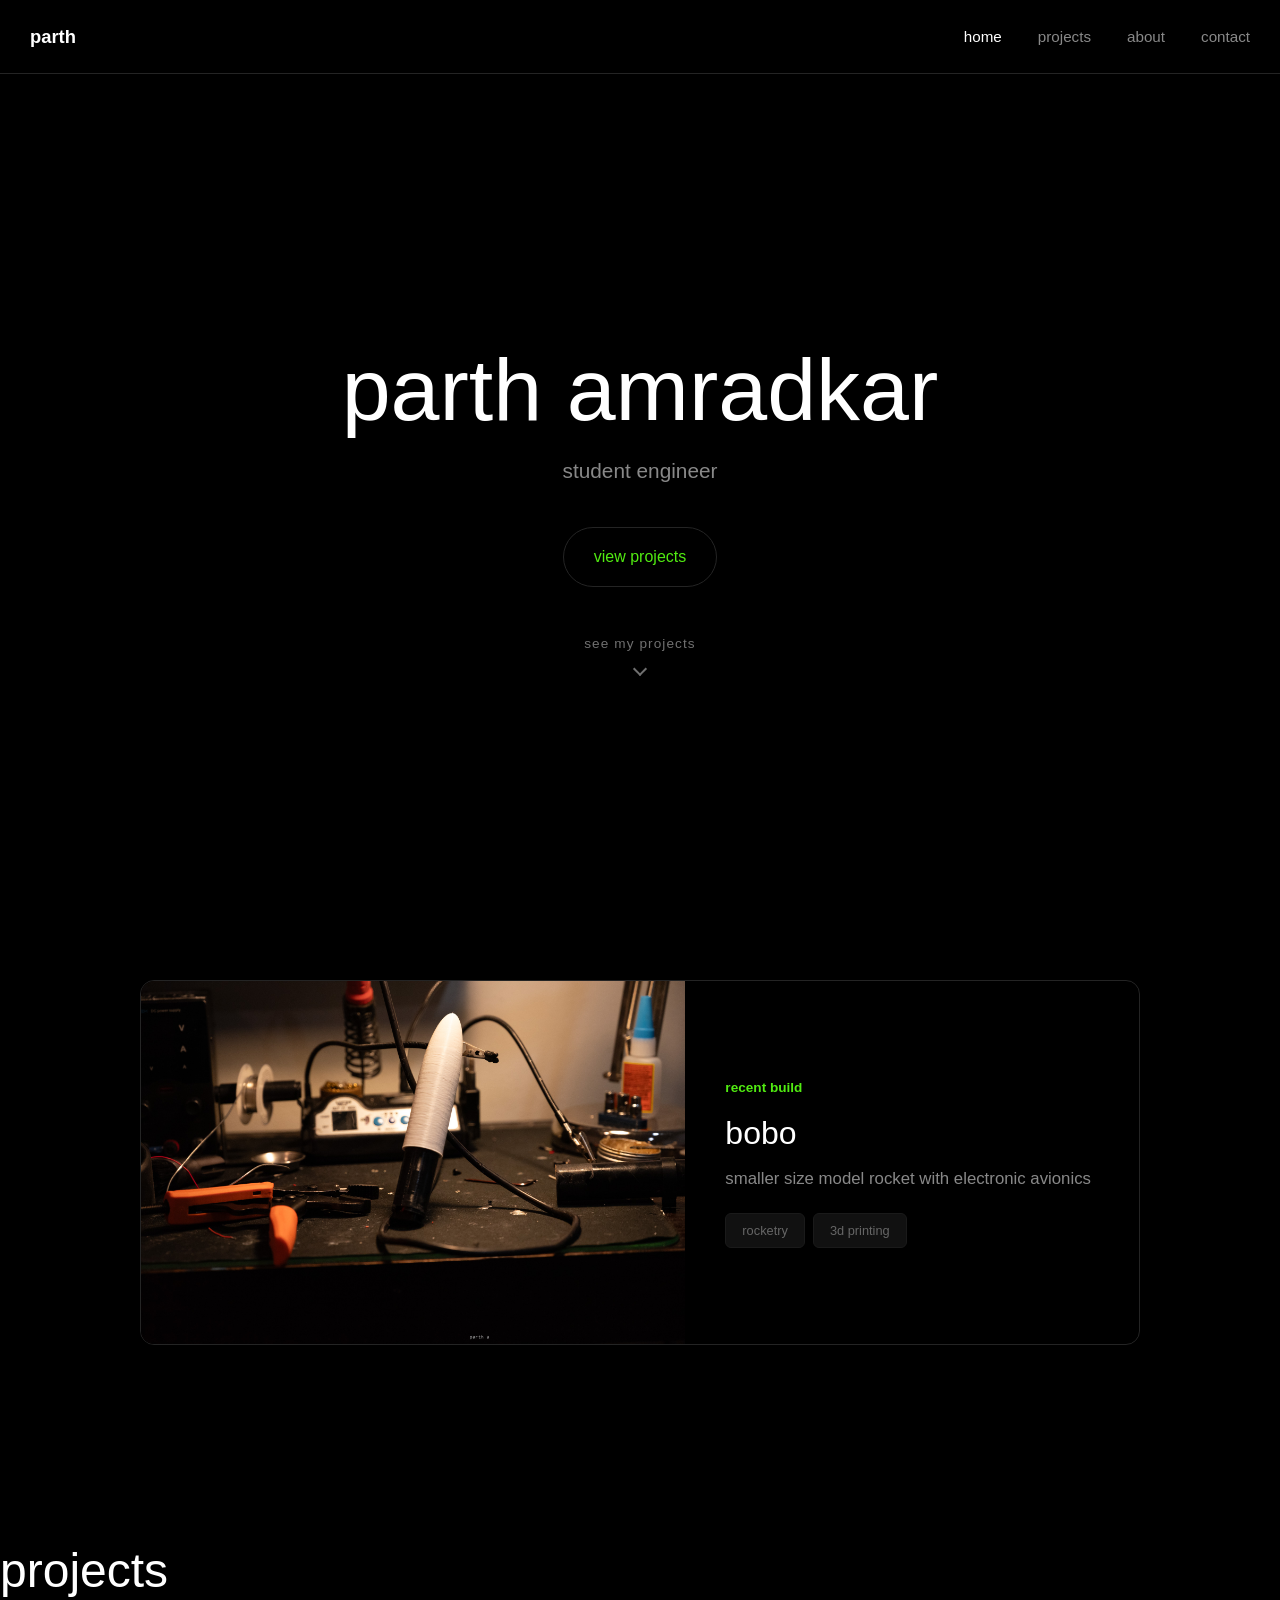
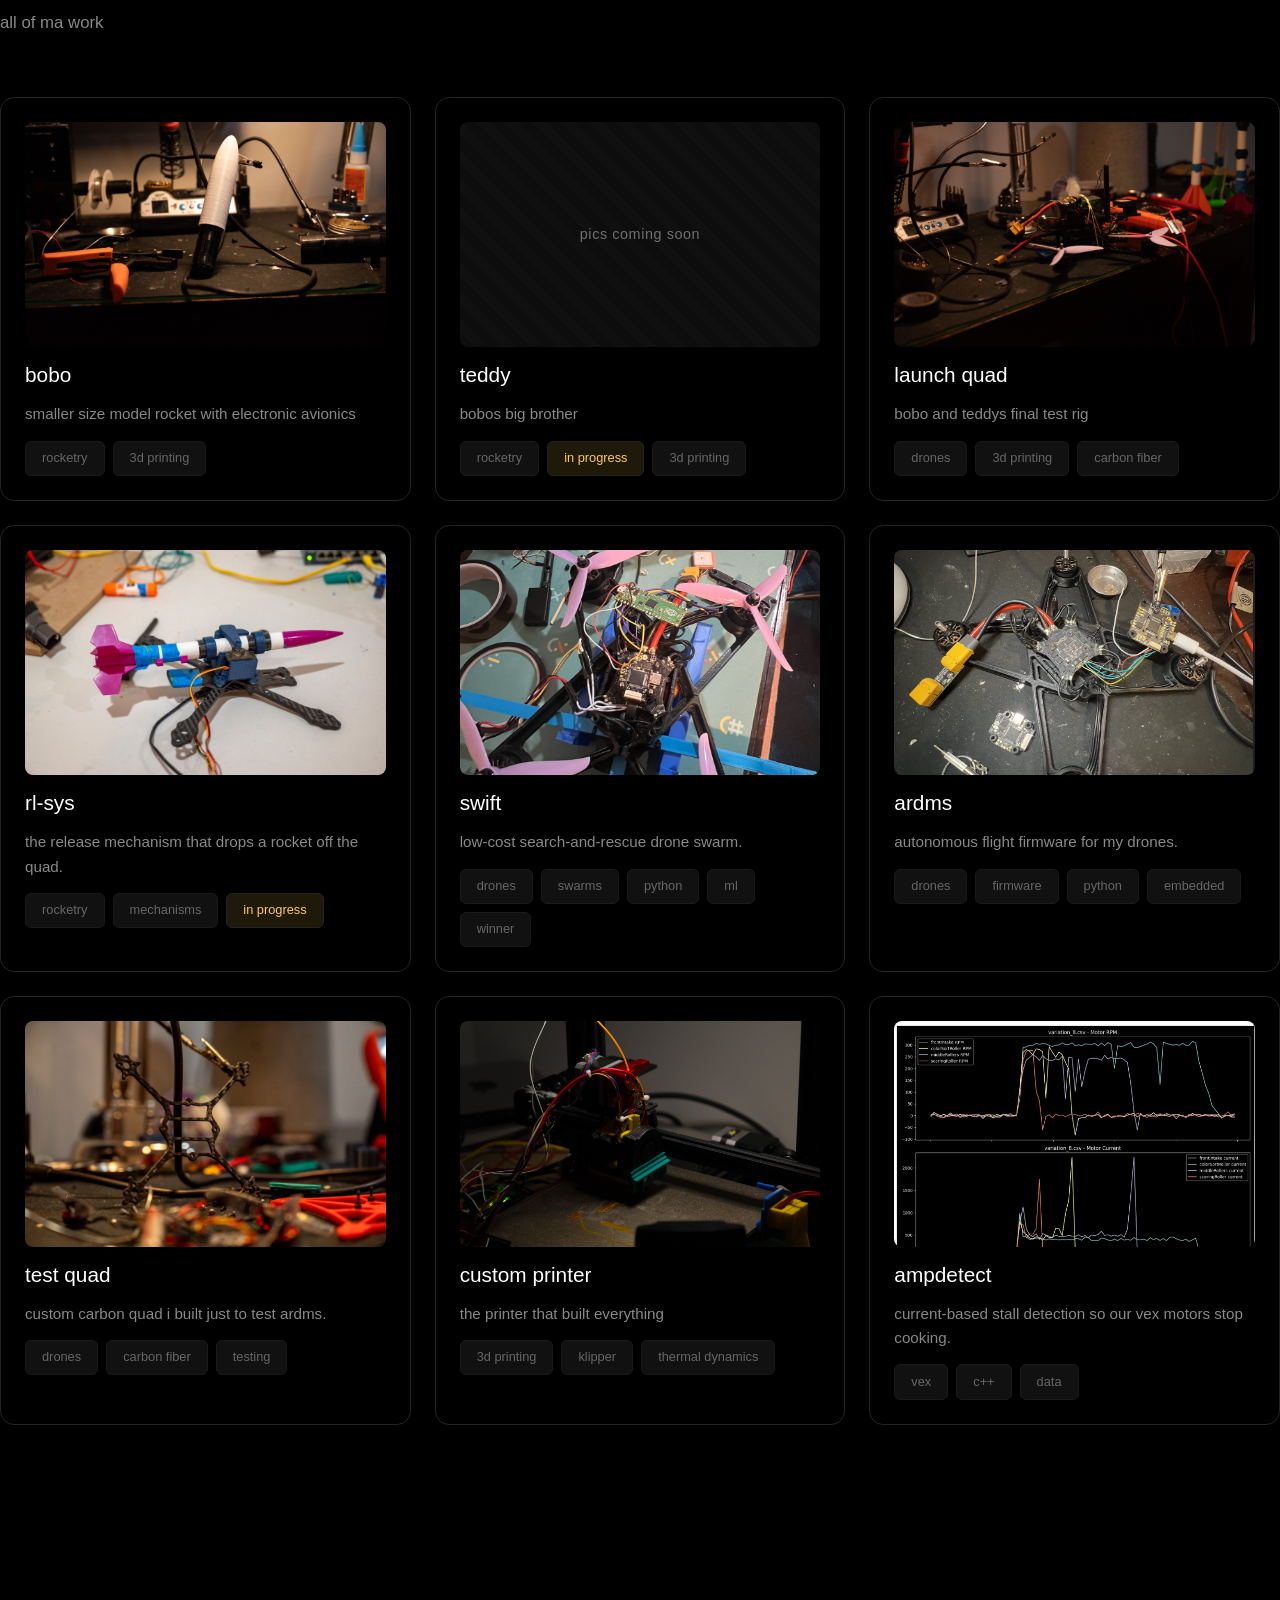
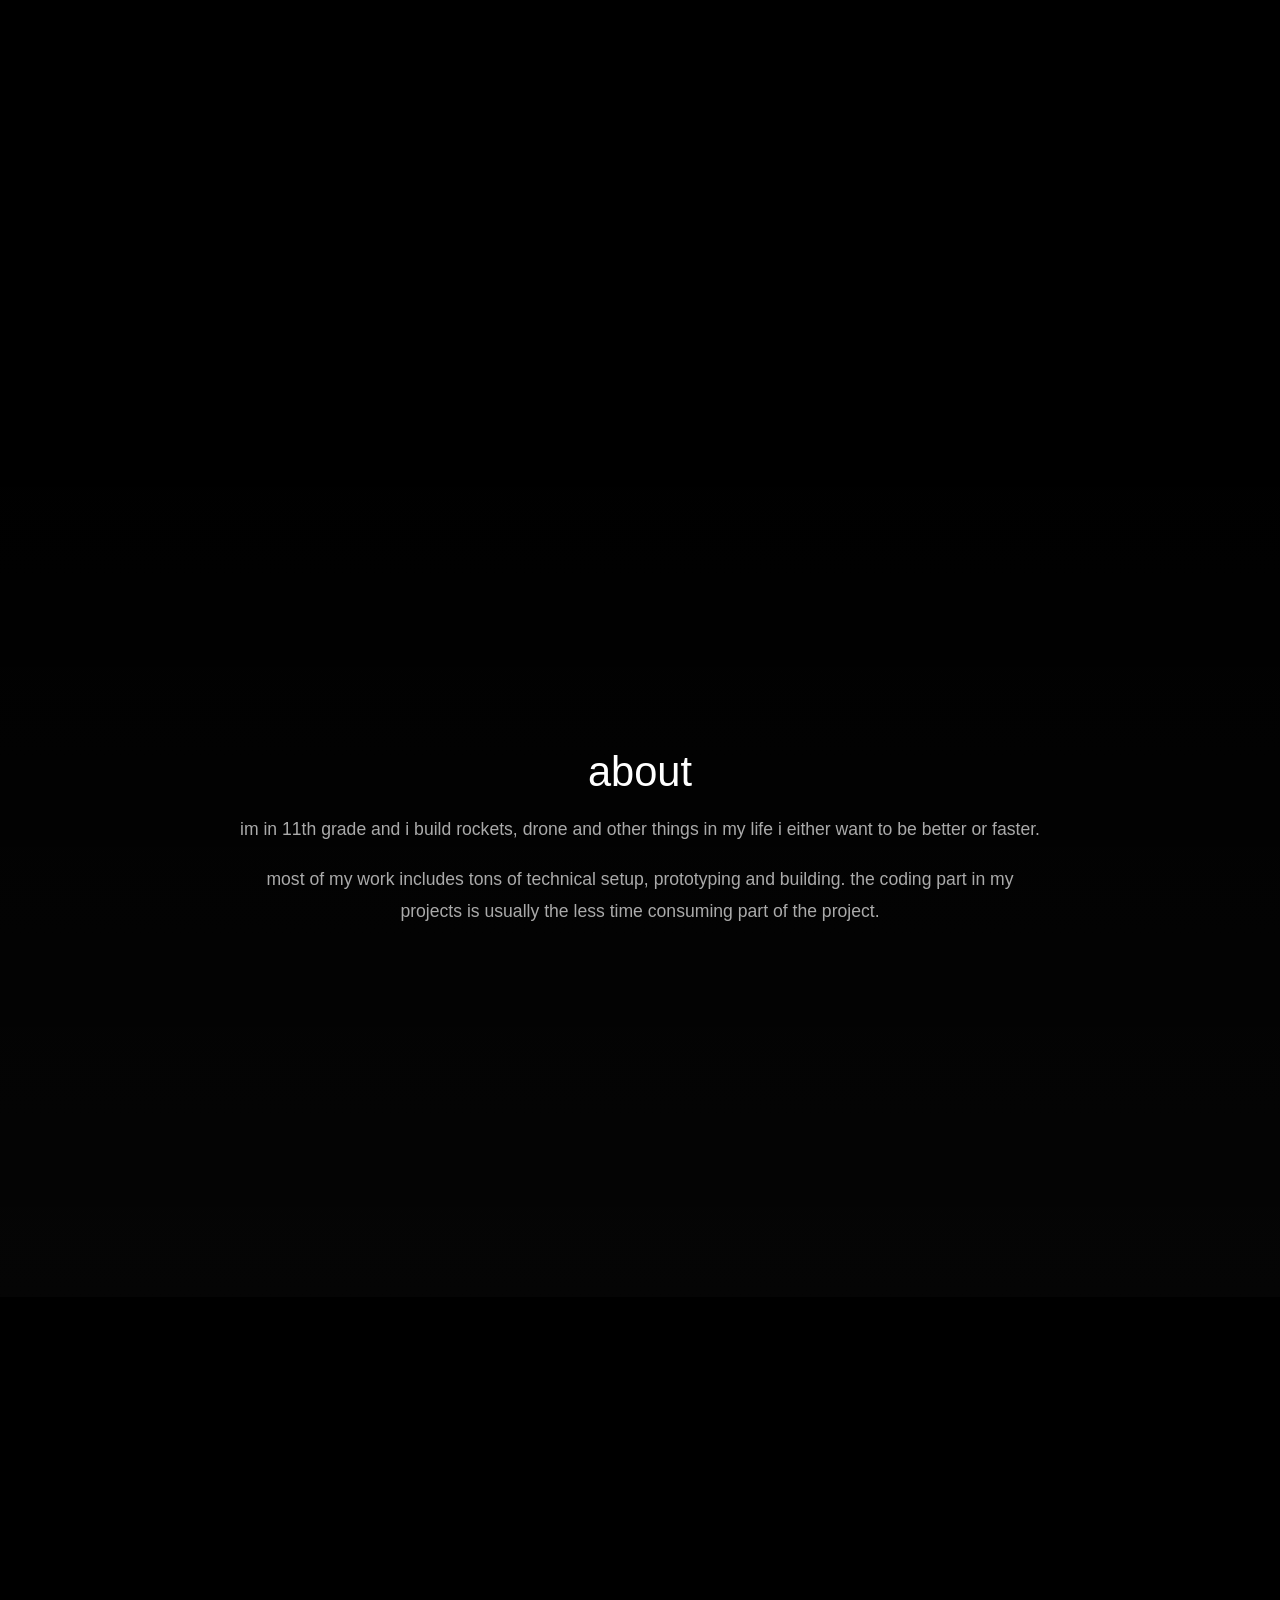
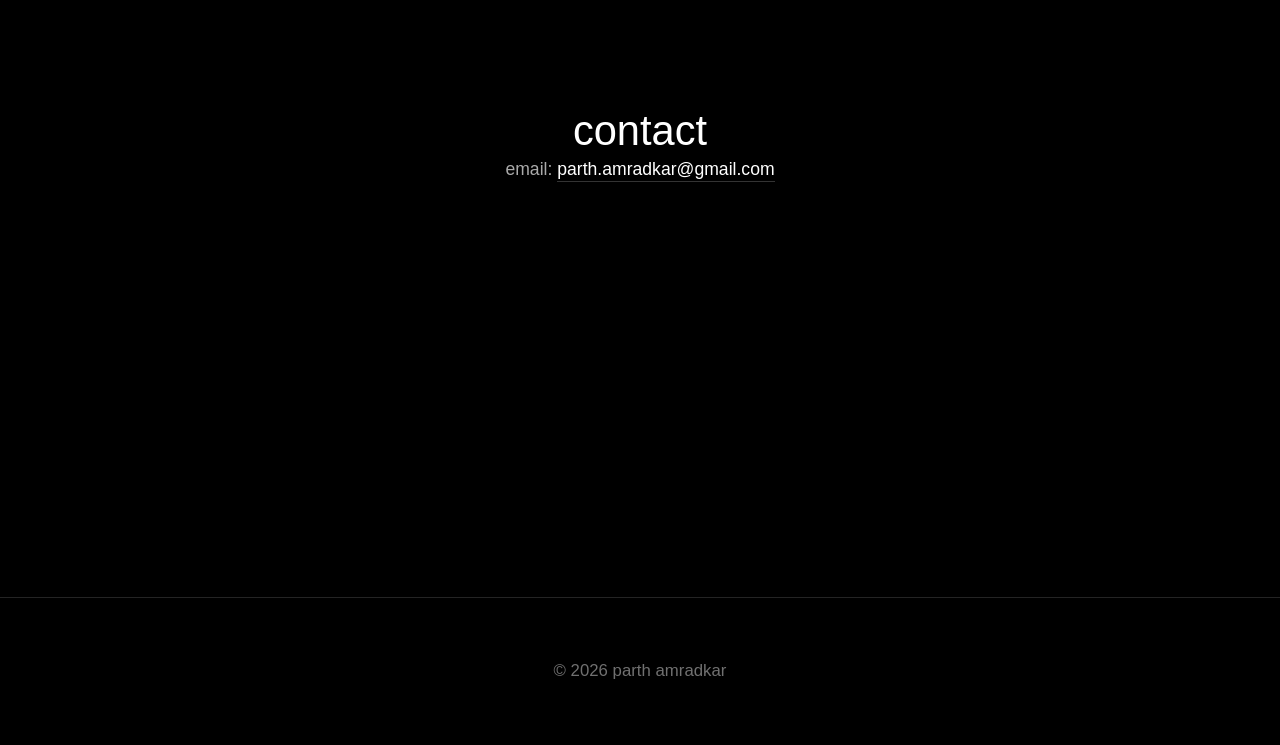
<file: index.html>
<!DOCTYPE html>
<html lang="en">

<head>

    <meta charset="UTF-8">

    <meta name="viewport"
          content="width=device-width, initial-scale=1.0">

    <title>Parth Amradkar</title>

    <link rel="icon"
          href="assets/pfp.png">

    <link rel="stylesheet"
          href="css/style.css">

    <link rel="stylesheet"
          href="css/home.css">

    <link rel="stylesheet"
          href="css/animations.css">

</head>

<body class="home">

<div id="loader">
    <div class="loader-grid">
        <div class="piece"></div>
        <div class="piece"></div>
        <div class="piece"></div>
        <div class="piece"></div>
        <div class="piece"></div>
        <div class="piece"></div>
        <div class="piece"></div>
        <div class="piece"></div>
        <div class="piece"></div>
    </div>
</div>

<header>

<nav id="nav">

<a class="logo"
   href="/">
Parth
</a>

<div class="nav-links">

<a href="#hero"
   class="nav-item active"
   data-section="hero">home</a>

<a href="#projects"
   class="nav-item"
   data-section="projects">projects</a>

<a href="#about"
   class="nav-item"
   data-section="about">about</a>

<a href="#contact"
   class="nav-item"
   data-section="contact">contact</a>

</div>

<button id="nav-toggle"
        aria-label="Menu"
        aria-expanded="false">
<span></span>
<span></span>
</button>

</nav>

</header>

<main>

<section id="hero">

<div class="hero-content">

<h1>

parth
<span>amradkar</span>

</h1>

<p>

student engineer

</p>

<a href="#projects"
class="primary-button">

View Projects

</a>

<a href="#projects"
class="scroll-indicator">

<span>see my projects</span>
<div class="scroll-arrow"></div>

</a>

</div>

</section>

<section id="featured">

</section>

<section id="projects">

<div class="section-title">

<h2>

Projects

</h2>

<p>

all of ma work

</p>

</div>

<div
id="project-grid">

</div>

</section>

<section id="about">

<div class="container">

<h2>

About

</h2>

<p>

im in 11th grade and i build rockets, drone and other things in my life i either want to be better or faster.

</p>

<p>

most of my work includes tons of technical setup, prototyping and building. the coding part in my projects is usually the less time consuming part of the project.

</p>

</div>

</section>

<section id="contact">

<div class="container">

<h2>

Contact

</h2>

<p>

email:
<a href="mailto:parth.amradkar@gmail.com"
   id="copy-email"
   data-email="parth.amradkar@gmail.com">parth.amradkar@gmail.com</a>

</p>

</div>

</section>

</main>

<footer>

<p>

© 2026 Parth Amradkar

</p>

</footer>

<script src="js/projects.js"></script>

<script src="js/navigation.js"></script>

<script src="js/main.js"></script>

</body>

</html>
</file>
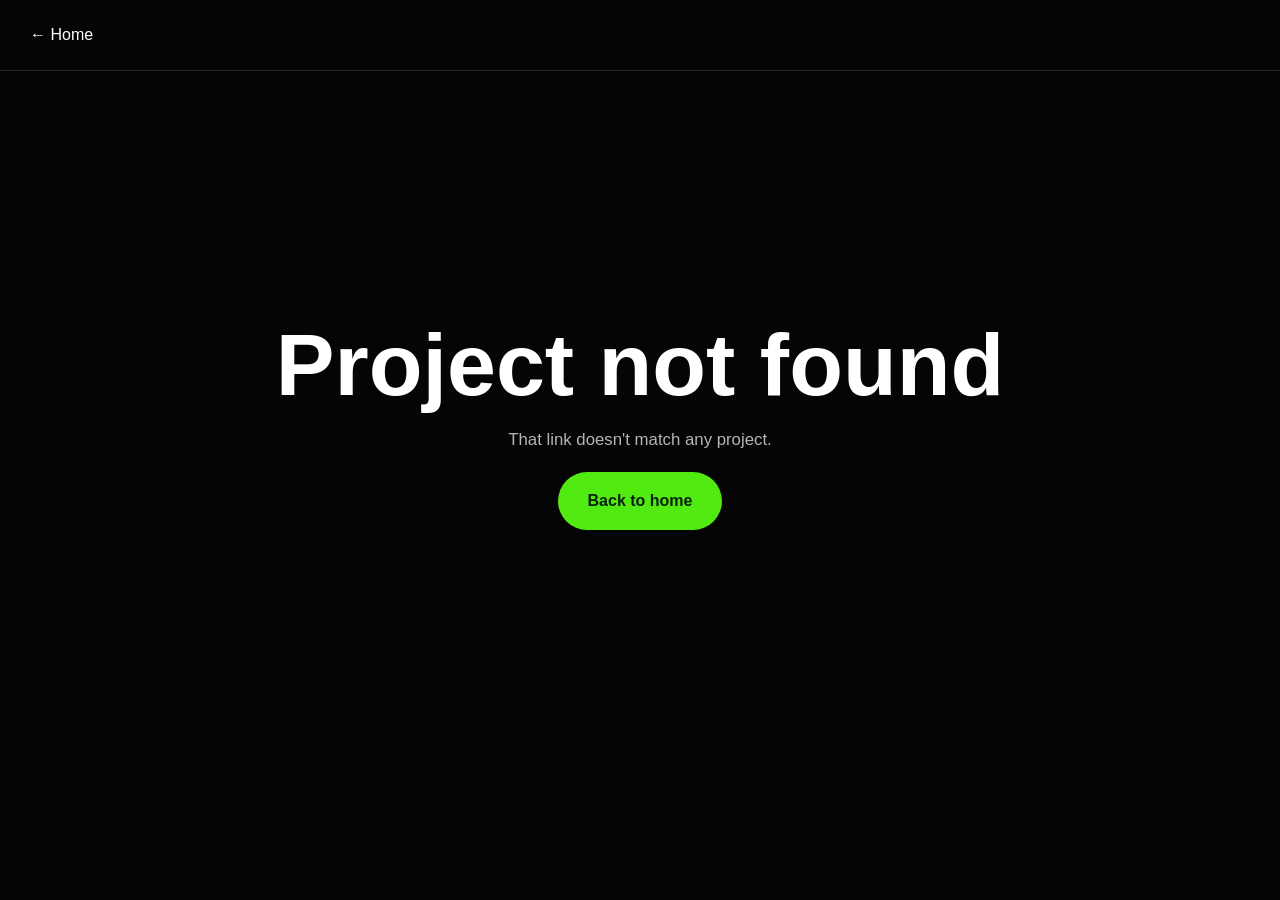
<file: project.html>
<!DOCTYPE html>

<html lang="en">

<head>

<meta charset="UTF-8">

<meta name="viewport"
content="width=device-width, initial-scale=1.0">

<title>

Project

</title>

<link rel="icon"
href="assets/pfp.png">

<link rel="stylesheet"
href="css/style.css">

<link rel="stylesheet"
href="css/project.css">

<link rel="stylesheet"
href="css/animations.css">

</head>

<body>

<nav>

<a href="index.html">

← Home

</a>

</nav>

<main
id="project-page">

<section
id="project-hero">

</section>

<section
id="overview">

</section>

<section
id="gallery">

</section>

<section
id="features">

</section>

<section
id="development">

</section>

<section
id="technical">

</section>

<section
id="future">

</section>

<section
id="related-projects">

</section>

</main>

<script src="js/projects.js"></script>

<script src="js/gallery.js"></script>

<script src="js/project.js"></script>

<script src="js/navigation.js"></script>

</body>

</html>
</file>
<file: css/style.css>
/* ===========================
   ROOT VARIABLES
=========================== */

:root {

    --bg: #050505;
    --surface: #0d0d0d;
    --surface-2: #141414;

    --border: #242424;

    --text: #ffffff;
    --text-secondary: #b5b5b5;
    --text-muted: #707070;

    --accent: #51eb11;
    --accent-hover: #6bf52f;

    --success: #54d26d;
    --warning: #ffcb4c;
    --danger: #ff6b6b;

    --radius-sm: 8px;
    --radius: 14px;
    --radius-lg: 24px;

    --shadow:
        0 8px 40px rgba(0,0,0,.45);

    --transition:
        .25s cubic-bezier(.4,0,.2,1);

    --max-width: 1200px;

}


/* ===========================
   RESET
=========================== */

*{

    margin:0;
    padding:0;
    box-sizing:border-box;

}

html{

    scroll-behavior:smooth;

}

body{

    background:var(--bg);

    color:var(--text);

    font-family:

    Inter,

    -apple-system,

    BlinkMacSystemFont,

    "Segoe UI",

    sans-serif;

    line-height:1.6;

    overflow-x:hidden;

}

img{

    display:block;

    max-width:100%;

}

video{

    display:block;

    max-width:100%;

}

a{

    color:inherit;

    text-decoration:none;

}

button{

    font:inherit;

    cursor:pointer;

    border:none;

}

ul{

    list-style:none;

}


/* ===========================
   SCROLLBAR
=========================== */

::-webkit-scrollbar{

    width:10px;

}

::-webkit-scrollbar-track{

    background:#090909;

}

::-webkit-scrollbar-thumb{

    background:#222;

    border-radius:100px;

}

::-webkit-scrollbar-thumb:hover{

    background:#444;

}


/* ===========================
   CONTAINERS
=========================== */

.container{

    width:min(92%,var(--max-width));

    margin:auto;

}

.section{

    padding:120px 0;

}

.section-title{

    margin-bottom:60px;

}

.section-title h2{

    font-size:clamp(2rem,4vw,3rem);

    font-weight:600;

    margin-bottom:12px;

}

.section-title p{

    color:var(--text-secondary);

}


/* ===========================
   TYPOGRAPHY
=========================== */

h1{

    font-size:clamp(3rem,8vw,5.5rem);

    line-height:1;

    font-weight:700;

}

h2{

    font-size:2.6rem;

    line-height:1.1;

}

h3{

    font-size:1.4rem;

    line-height:1.3;

}

p{

    color:var(--text-secondary);

    font-size:1.05rem;

}

strong{

    color:white;

}


/* ===========================
   BUTTONS
=========================== */

.primary-button{

    display:inline-flex;

    align-items:center;

    justify-content:center;

    gap:12px;

    padding:16px 30px;

    border-radius:100px;

    background:var(--accent);

    color:#08210a;

    transition:var(--transition);

    font-weight:600;

}

.primary-button:hover{

    background:var(--accent-hover);

}

.secondary-button{

    display:inline-flex;

    align-items:center;

    justify-content:center;

    padding:15px 28px;

    border-radius:100px;

    border:1px solid var(--border);

    transition:var(--transition);

}

.secondary-button:hover{

    border-color:var(--accent);

}


/* ===========================
   NAVBAR
=========================== */

header{

    position:fixed;

    top:0;

    width:100%;

    z-index:500;

}

nav{

    position:relative;

    width:100%;

    display:flex;

    justify-content:space-between;

    align-items:center;

    padding:22px 30px;

    background:transparent;

    border-bottom:1px solid var(--border);

}

.logo{

    font-size:1.15rem;

    font-weight:700;

}

.nav-links{

    display:flex;

    gap:36px;

}

.nav-links a{

    color:var(--text-secondary);

    transition:var(--transition);

}

.nav-links a:hover{

    color:white;

}

#nav-toggle{

    display:none;

    flex-direction:column;

    justify-content:center;

    gap:5px;

    width:32px;

    height:32px;

    background:transparent;

}

#nav-toggle span{

    display:block;

    width:100%;

    height:2px;

    background:var(--text);

    transition:var(--transition);

}

#nav-toggle.open span:first-child{

    transform:translateY(3.5px) rotate(45deg);

}

#nav-toggle.open span:last-child{

    transform:translateY(-3.5px) rotate(-45deg);

}


/* ===========================
   CARDS
=========================== */

.card{

    background:var(--surface);

    border:1px solid var(--border);

    border-radius:var(--radius);

    overflow:hidden;

    transition:var(--transition);

}

.card:hover{

    border-color:#444;

}

.card-content{

    padding:28px;

}


/* ===========================
   TAGS
=========================== */

.tag{

    display:inline-flex;

    align-items:center;

    padding:8px 14px;

    border-radius:999px;

    background:#141414;

    color:#b8b8b8;

    font-size:.85rem;

    border:1px solid #232323;

}

.tag.green{

    background:rgba(84,210,109,.12);

    color:var(--success);

}

.tag.yellow{

    background:rgba(255,203,76,.12);

    color:var(--warning);

}

.tag.blue{

    background:rgba(81,235,17,.12);

    color:var(--accent);

}


/* ===========================
   FOOTER
=========================== */

footer{

    padding:60px 0;

    border-top:1px solid var(--border);

    text-align:center;

}

footer p{

    color:var(--text-muted);

}


/* ===========================
   LOADER
=========================== */

#loader{

    position:fixed;

    inset:0;

    background:var(--bg);

    display:flex;

    justify-content:center;

    align-items:center;

    z-index:99999;

}

.loader-logo{

    font-size:3rem;

    font-weight:700;

    color:white;

}


/* ===========================
   UTILITIES
=========================== */

.hidden{

    display:none !important;

}

.center{

    text-align:center;

}

.flex{

    display:flex;

}

.grid{

    display:grid;

}

.rounded{

    border-radius:var(--radius);

}

.shadow{

    box-shadow:var(--shadow);

}


/* ===========================
   RESPONSIVE
=========================== */

@media(max-width:900px){

    nav{

        padding:16px 20px;

    }

    .nav-links{

        gap:20px;

    }

    .section{

        padding:90px 0;

    }

}

@media(max-width:700px){

    #nav-toggle{

        display:flex;

    }

    .nav-links{

        position:absolute;

        top:calc(100% + 1px);

        left:0;

        right:0;

        flex-direction:column;

        gap:0;

        background:var(--bg);

        border-bottom:1px solid var(--border);

        max-height:0;

        overflow:hidden;

        transition:max-height .3s ease;

    }

    .nav-links.open{

        max-height:300px;

    }

    .nav-links a{

        padding:16px 30px;

        border-top:1px solid var(--border);

    }

    h1{

        font-size:3rem;

    }

    h2{

        font-size:2rem;

    }

}
</file>
<file: css/home.css>
/* ===========================
   HERO SECTION
=========================== */

#hero {

    min-height: 100vh;

    display: flex;

    align-items: center;

    justify-content: center;

    text-align: center;

    padding-top: 120px;

    flex-direction: column;

}

#hero h1 {

    margin-bottom: 20px;

}

#hero h1 span {

    color: var(--text);

}

#hero p {

    font-size: 1.3rem;

    margin-bottom: 40px;

    color: var(--text-secondary);

}

#hero .hero-content {

    max-width: 800px;

    animation: fadeUp 1s ease forwards;

}


/* ===========================
   FEATURED SECTION
=========================== */

#featured {

    padding: 80px 0;

    display: flex;

    justify-content: center;

}

.featured-card {

    width: min(100%, 1000px);

    background: var(--surface);

    border: 1px solid var(--border);

    border-radius: var(--radius);

    overflow: hidden;

    display: grid;

    grid-template-columns: 1.2fr 1fr;

    transition: var(--transition);

}

.featured-card:hover {

    border-color: #333;

}

.featured-image {

    width: 100%;

    height: 100%;

    object-fit: cover;

}

.featured-content {

    padding: 40px;

    display: flex;

    flex-direction: column;

    justify-content: center;

}

.featured-content h3 {

    font-size: 2rem;

    margin-bottom: 12px;

}

.featured-content p {

    margin-bottom: 20px;

    color: var(--text-secondary);

}


/* ===========================
   PROJECT GRID
=========================== */

#projects {

    padding: 120px 0;

}

#project-grid {

    display: grid;

    grid-template-columns: repeat(3, 1fr);

    gap: 24px;

}

.project-card {

    background: var(--surface);

    border: 1px solid var(--border);

    border-radius: var(--radius);

    padding: 24px;

    cursor: pointer;

    transition: var(--transition);

    display: flex;

    flex-direction: column;

    gap: 14px;

}

.project-card:hover {

    border-color: #444;

}

.project-card h3 {

    font-size: 1.3rem;

}

.project-card p {

    font-size: 0.95rem;

    color: var(--text-muted);

}

.project-tags {

    display: flex;

    flex-wrap: wrap;

    gap: 8px;

}

.project-card .card-thumb {

    width: 100%;

    aspect-ratio: 16 / 10;

    object-fit: cover;

    border-radius: var(--radius-sm);

}

.card-thumb-empty {

    display: flex;

    align-items: center;

    justify-content: center;

    background:
        repeating-linear-gradient(
            45deg,
            #0d0d0d,
            #0d0d0d 10px,
            #101010 10px,
            #101010 20px
        );

    color: var(--text-muted);

    font-size: .9rem;

    letter-spacing: .04em;

}

.featured-label {

    display: inline-block;

    color: var(--accent);

    font-size: .85rem;

    font-weight: 600;

    margin-bottom: 14px;

}


/* ===========================
   ABOUT SECTION
=========================== */

#about {

    padding: 120px 0;

    background: linear-gradient(
        to bottom,
        transparent,
        rgba(255,255,255,0.02)
    );

}

#about .container {

    max-width: 800px;

    text-align: center;

}

#about h2 {

    margin-bottom: 20px;

}

#about p {

    margin-bottom: 18px;

    line-height: 1.8;

}


/* ===========================
   CONTACT SECTION
=========================== */

#contact {

    padding: 120px 0;

    text-align: center;

}

#contact a {

    color: var(--accent);

    font-weight: 500;

}

#contact a:hover {

    color: var(--accent-hover);

}


/* ===========================
   ANIMATIONS
=========================== */

@keyframes fadeUp {

    from {

        opacity: 0;

        transform: translateY(30px);

    }

    to {

        opacity: 1;

        transform: translateY(0);

    }

}


/* ===========================
   RESPONSIVE
=========================== */

@media (max-width: 1000px) {

    #project-grid {

        grid-template-columns: repeat(2, 1fr);

    }

    .featured-card {

        grid-template-columns: 1fr;

    }

}

@media (max-width: 700px) {

    #project-grid {

        grid-template-columns: 1fr;

    }

    #hero h1 {

        font-size: 2.8rem;

    }

    .featured-content {

        padding: 24px;

    }

}


/* =====================================================================
   OLD-SITE THEME
   Scoped entirely to body.home (the home page). Never touches
   style.css or project.css, so project.html keeps its own look.
===================================================================== */

body.home {

    text-transform: lowercase;

    background: #000;

}

/* top-level section titles stay thin (300); card/content headings
   inside them stay readable weights, matching the old site exactly */

body.home h1,
body.home h2 {

    font-weight: 300;

}

body.home #hero p {

    color: #888;

}


/* ---- full-screen section rhythm, like the old one-screen-per-section feel ---- */

body.home #projects,
body.home #about,
body.home #contact {

    min-height: 100vh;

    display: flex;

    flex-direction: column;

    justify-content: center;

}


/* ---- loader: 3x3 grid of pieces scaling in, like the old site ---- */

.loader-grid {

    display: grid;

    grid-template-columns: repeat(3, 60px);

    gap: 10px;

}

.loader-grid .piece {

    width: 60px;

    height: 60px;

    background: #fff;

    opacity: 0;

    border-radius: 4px;

    transform: scale(.2) rotate(-30deg);

    transition: all .5s ease-out;

}

.loader-grid .piece.in {

    opacity: 1;

    transform: scale(1) rotate(0deg);

}


/* ---- nav: active-section highlight is the only home-specific bit,
   the bar itself now matches style.css's base nav everywhere ---- */

body.home .logo {

    text-transform: lowercase;

    font-weight: 600;

}

body.home .nav-links a {

    color: #888;

    font-size: .95rem;

}

body.home .nav-links a.active {

    color: #fff;

}


/* ---- hero: parallax fade handled in JS; ghost CTA + bouncing arrow here ---- */

body.home .primary-button {

    background: transparent;

    border: 1px solid var(--border);

    color: var(--accent);

    font-weight: 400;

}

body.home .primary-button:hover {

    background: transparent;

    border-color: var(--accent);

}

body.home .scroll-indicator {

    display: flex;

    flex-direction: column;

    align-items: center;

    gap: 10px;

    margin-top: 46px;

    color: var(--text-muted);

}

body.home .scroll-indicator span {

    font-size: .85rem;

    letter-spacing: .08em;

}

body.home .scroll-arrow {

    width: 10px;

    height: 10px;

    border-right: 2px solid var(--text-muted);

    border-bottom: 2px solid var(--text-muted);

    transform: rotate(45deg);

    animation: arrowBounce 1.6s infinite;

}

@keyframes arrowBounce {

    0%, 100% { transform: rotate(45deg) translateY(0); opacity: .6; }

    50%      { transform: rotate(45deg) translateY(6px); opacity: 1; }

}


/* ---- cards: plain black, subtler lift, old-style dark tags ---- */

body.home .project-card,
body.home .featured-card {

    background: #000;

}

body.home .project-card h3,
body.home .featured-content h3 {

    font-weight: 500;

}

body.home .project-card:hover,
body.home .featured-card:hover {

    border-color: #444;

}

/* default tag = plain grey pill like the old site. Colored variants
   (tag.yellow / tag.green / tag.blue) keep their accent colors so you
   can still flag things like "in progress" — see projects.js template */

body.home .tag:not(.yellow):not(.green):not(.blue) {

    background: #111;

    color: #666;

    border: 1px solid #1a1a1a;

}

body.home .tag {

    border-radius: 6px;

    padding: .4rem 1rem;

    font-size: .8rem;

}

body.home .project-card p,
body.home .featured-content p,
body.home .section-title p {

    color: #888;

}

body.home .featured-label {

    color: var(--accent);

}


/* ---- about / contact: match old spacing + copy-to-clipboard feedback ---- */

body.home #about p,
body.home #contact p {

    color: #aaa;

    line-height: 1.8;

    font-size: 1.1rem;

}

body.home #contact a {

    color: #fff;

    font-weight: 400;

    border-bottom: 1px solid #333;

    padding-bottom: 2px;

}

body.home #contact a:hover {

    border-bottom-color: #fff;

    color: #fff;

}
</file>
<file: css/animations.css>
/* ===========================
   LOADER
=========================== */

#loader {

    transition: opacity .5s ease;

}

#loader.loader-hidden {

    opacity: 0;

    pointer-events: none;

}

/* ===========================
   SCROLL REVEAL
=========================== */

.reveal {

    opacity: 0;

    transform: translateY(24px);

    transition:
        opacity .6s ease,
        transform .6s ease;

}

.reveal.visible {

    opacity: 1;

    transform: translateY(0);

}


/* ===========================
   NAVBAR SCROLL STATE
=========================== */

nav.scrolled {

    background: rgba(5, 5, 5, .85);

    border-color: rgba(255, 255, 255, .1);

}
</file>
<file: css/project.css>
/* ===========================
   PROJECT PAGE
=========================== */

#project-page {

    padding-top: 40px;

}

#project-page section {

    padding: 50px 0;

}


/* ===========================
   HERO
=========================== */

#project-hero {

    padding-top: 80px;

}

#project-hero h1 {

    font-size: clamp(2.4rem, 6vw, 4rem);

    margin: 18px 0 14px;

}

#project-hero .project-tags {

    display: flex;

    flex-wrap: wrap;

    gap: 8px;

}

.project-tagline {

    font-size: 1.25rem;

    color: var(--text-secondary);

    max-width: 700px;

}

.project-links {

    display: flex;

    gap: 14px;

    margin-top: 28px;

    flex-wrap: wrap;

}


/* ===========================
   SECTION HEADINGS
=========================== */

#project-page h2 {

    font-size: 1.9rem;

    margin-bottom: 28px;

}


/* ===========================
   GALLERY
=========================== */

.gallery-grid {

    display: grid;

    grid-template-columns: repeat(
        auto-fill,
        minmax(300px, 1fr)
    );

    gap: 20px;

}

.gallery-item {

    background: var(--surface);

    border: 1px solid var(--border);

    border-radius: var(--radius);

    overflow: hidden;

    transition: var(--transition);

}

.gallery-item:hover {

    border-color: #444;

}

.gallery-item img,
.gallery-item video {

    width: 100%;

    aspect-ratio: 16 / 11;

    object-fit: cover;

}

.gallery-item img {

    cursor: zoom-in;

}

.gallery-item figcaption {

    padding: 12px 16px;

    font-size: .88rem;

    color: var(--text-muted);

}


/* ===========================
   FEATURE / FUTURE LISTS
=========================== */

.feature-list {

    display: grid;

    gap: 14px;

    max-width: 800px;

}

.feature-list li {

    position: relative;

    padding: 16px 20px 16px 44px;

    background: var(--surface);

    border: 1px solid var(--border);

    border-radius: var(--radius-sm);

    color: var(--text-secondary);

}

.feature-list li::before {

    content: "→";

    position: absolute;

    left: 18px;

    color: var(--accent);

}


/* ===========================
   DEVELOPMENT TIMELINE
=========================== */

.dev-timeline {

    display: grid;

    gap: 20px;

    max-width: 800px;

}

.dev-entry {

    padding: 24px 28px;

    background: var(--surface);

    border: 1px solid var(--border);

    border-left: 3px solid var(--accent);

    border-radius: var(--radius-sm);

}

.dev-entry h3 {

    margin-bottom: 8px;

}


/* ===========================
   TECHNICAL SPECS
=========================== */

.spec-grid {

    display: grid;

    grid-template-columns: repeat(
        auto-fill,
        minmax(240px, 1fr)
    );

    gap: 16px;

}

.spec {

    display: flex;

    flex-direction: column;

    gap: 6px;

    padding: 20px 24px;

    background: var(--surface);

    border: 1px solid var(--border);

    border-radius: var(--radius-sm);

}

.spec-label {

    font-size: .8rem;

    text-transform: uppercase;

    letter-spacing: .08em;

    color: var(--text-muted);

}

.spec-value {

    font-weight: 600;

}


/* ===========================
   RELATED PROJECTS
=========================== */

.related-grid {

    display: grid;

    grid-template-columns: repeat(
        auto-fill,
        minmax(260px, 1fr)
    );

    gap: 20px;

}

/* related cards (project page doesn't load home.css, so style them here) */

.related-grid .project-card {

    display: flex;

    flex-direction: column;

    gap: 14px;

    background: var(--surface);

    border: 1px solid var(--border);

    border-radius: var(--radius);

    padding: 24px;

    transition: var(--transition);

}

.related-grid .project-card:hover {

    border-color: #444;

}

.related-grid .project-card h3 {

    font-size: 1.2rem;

}

.related-grid .project-card p {

    font-size: .95rem;

    color: var(--text-muted);

}

.related-grid .card-thumb {

    width: 100%;

    aspect-ratio: 16 / 10;

    object-fit: cover;

    border-radius: var(--radius-sm);

}

.related-grid .card-thumb-empty {

    display: flex;

    align-items: center;

    justify-content: center;

    background:
        repeating-linear-gradient(
            45deg,
            #0d0d0d,
            #0d0d0d 10px,
            #101010 10px,
            #101010 20px
        );

    color: var(--text-muted);

    font-size: .9rem;

}


/* ===========================
   NOT FOUND
=========================== */

.project-not-found {

    min-height: 70vh;

    display: flex;

    flex-direction: column;

    align-items: center;

    justify-content: center;

    gap: 18px;

    text-align: center;

}


/* ===========================
   LIGHTBOX
=========================== */

.lightbox {

    position: fixed;

    inset: 0;

    z-index: 9000;

    background: rgba(0, 0, 0, .92);

    display: flex;

    align-items: center;

    justify-content: center;

}

.lightbox-image {

    max-width: 88vw;

    max-height: 84vh;

    object-fit: contain;

    border-radius: var(--radius-sm);

}

.lightbox-caption {

    position: absolute;

    bottom: 24px;

    left: 0;

    right: 0;

    text-align: center;

    color: var(--text-secondary);

    font-size: .95rem;

}

.lightbox button {

    position: absolute;

    background: rgba(255, 255, 255, .06);

    color: white;

    border: 1px solid rgba(255, 255, 255, .12);

    border-radius: 100px;

    width: 48px;

    height: 48px;

    font-size: 1.5rem;

    line-height: 1;

    transition: var(--transition);

}

.lightbox button:hover {

    background: rgba(255, 255, 255, .15);

}

.lightbox-close {

    top: 24px;

    right: 24px;

}

.lightbox-prev {

    left: 24px;

    top: 50%;

    transform: translateY(-50%);

}

.lightbox-next {

    right: 24px;

    top: 50%;

    transform: translateY(-50%);

}


/* ===========================
   RESPONSIVE
=========================== */

@media (max-width: 700px) {

    #project-page section {

        padding: 34px 0;

    }

    #project-hero {

        padding-top: 60px;

    }

    .project-links {

        margin-top: 22px;

    }

    .lightbox-prev,
    .lightbox-next {

        width: 40px;

        height: 40px;

        font-size: 1.2rem;

    }

    .lightbox-close {

        top: 14px;

        right: 14px;

    }

    .lightbox-prev {

        left: 8px;

    }

    .lightbox-next {

        right: 8px;

    }

}
</file>
